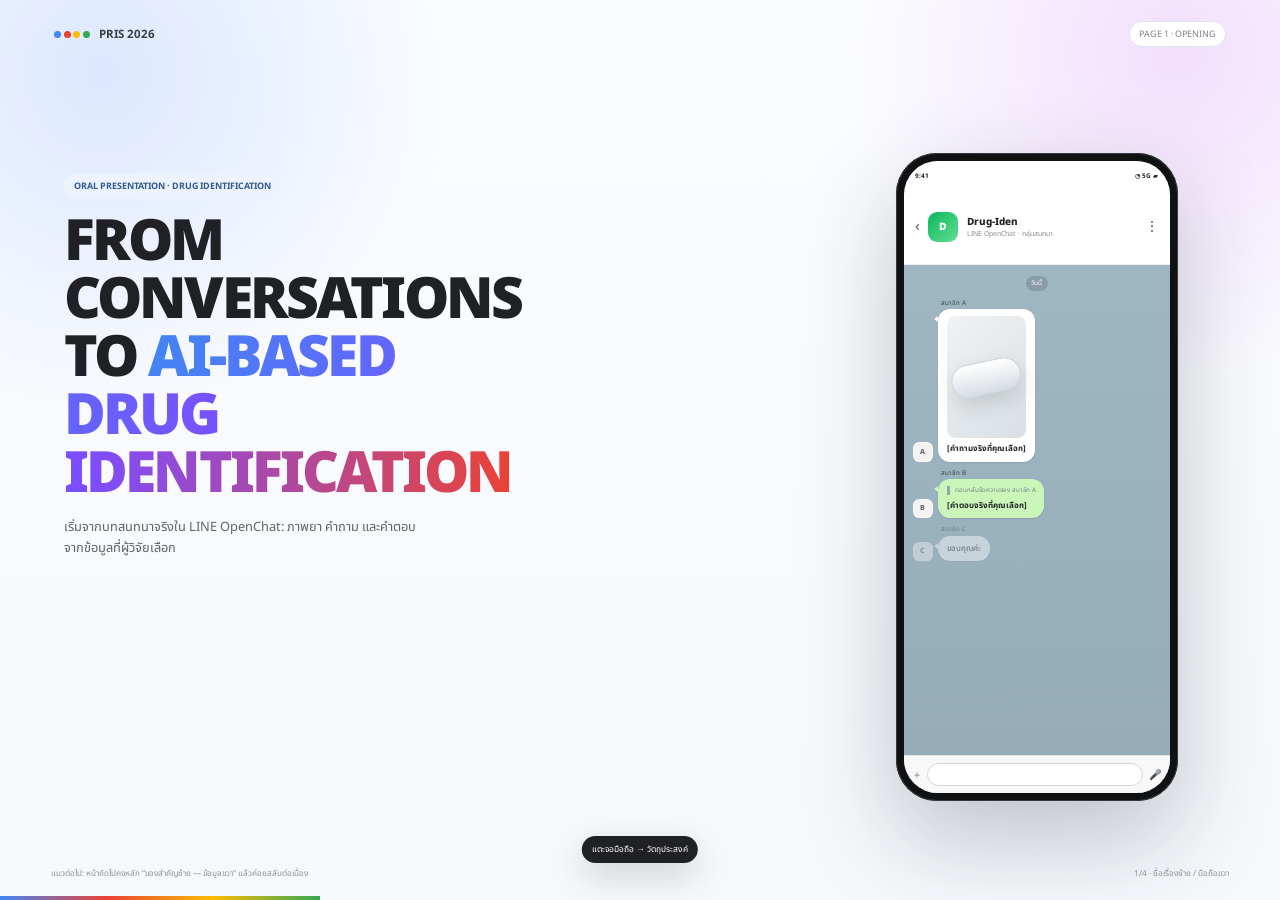
<file: pris2026/index.html>
<!doctype html>
<html lang="th">
<head>
<meta charset="utf-8">
<meta name="viewport" content="width=device-width,initial-scale=1">
<title>PRIS 2026 — From Conversations to AI-Based Drug Identification</title>
<link rel="preconnect" href="https://fonts.googleapis.com">
<link rel="preconnect" href="https://fonts.gstatic.com" crossorigin>
<link href="https://fonts.googleapis.com/css2?family=Noto+Sans+Thai:wght@400;500;600;700;800;900&display=swap" rel="stylesheet">
<link rel="stylesheet" href="style1.css">
<link rel="stylesheet" href="style2.css">
<link rel="stylesheet" href="style3.css">
<link rel="stylesheet" href="style4.css">
<link rel="stylesheet" href="style5.css">
</head>
<body class="s0">
<div id="app">
  <div class="top">
    <div class="brand"><div class="dots"><span class="dot d1"></span><span class="dot d2"></span><span class="dot d3"></span><span class="dot d4"></span></div>PRIS 2026</div>
    <div class="badge" id="stage">PAGE 1 · OPENING</div>
  </div>

  <div class="viewport">
    <div class="contentZone">
      <section class="page1">
        <div class="titlePanel">
          <div class="eyebrow">ORAL PRESENTATION · DRUG IDENTIFICATION</div>
          <h1>FROM CONVERSATIONS TO <span class="grad">AI-BASED DRUG IDENTIFICATION</span></h1>
          <p class="meta">เริ่มจากบทสนทนาจริงใน LINE OpenChat: ภาพยา คำถาม และคำตอบ จากข้อมูลที่ผู้วิจัยเลือก</p>
        </div>

        <div class="objective">
          <small>วัตถุประสงค์</small>
          <strong>พัฒนาระบบที่เรียนรู้จากบทสนทนาจริง</strong>
          <p>ใช้ข้อมูลจริงจาก OpenChat เพื่อพัฒนาวิธีจับความสัมพันธ์ระหว่าง <b>ภาพยา · คำถาม · คำตอบ · ชื่อยา</b> และต่อยอดสู่การระบุยา</p>
        </div>

        <div class="disc">
          <h3>Disclaimer</h3>
          <ul>
            <li>ข้อมูลที่เก็บมาเป็นข้อมูลที่เข้าถึงได้สาธารณะ และนำมาศึกษาเพื่อพัฒนาเป็นงานวิจัยส่วนตัวจากความสนใจและความตั้งใจส่วนบุคคล</li>
            <li>ยังไม่มีการเผยแพร่ข้อมูลให้บุคคลอื่นเข้าถึง และยังไม่ได้เปิดให้ผู้อื่นนำไปใช้ต่อ</li>
            <li>ไม่เก็บข้อมูลของผู้ป่วย</li>
          </ul>
        </div>
      </section>

      <section class="page2 realMethod">
        <div class="methodHead">
          <div class="eyebrow">PAGE 2 · METHODOLOGY</div>
          <h2>จากบทสนทนา<br><span class="grad">สู่ Drug Identification Dataset</span></h2>
          <p>วิธีไม่ได้เกิดขึ้นครั้งเดียว แต่พัฒนาจากปัญหาที่พบในข้อมูลจริงทีละรอบ</p>
        </div>

        <div class="captureStrip">
          <div class="captureItem lineListener">
            <span class="capIcon">L</span>
            <div><b>LINE Listener</b><small>ข้อความ · reply · รูป · เวลา · ผู้ส่ง</small></div>
          </div>
          <div class="capArrow">→</div>
          <div class="captureItem rawData">
            <span class="capIcon">DB</span>
            <div><b>Conversation Dataset</b><small>เก็บ live + backfill แล้วนำมาประกอบความสัมพันธ์</small></div>
          </div>
        </div>

        <div class="iterationPanel">
          <div class="iterTop">
            <div>
              <div class="iterLabel">ITERATIVE DEVELOPMENT · สิ่งที่พัฒนาจริง</div>
              <div class="iterSub">แต่ละรอบเริ่มจาก failure ที่พบในข้อมูล แล้วปรับกฎ/เครื่องมือก่อนรันตรวจใหม่</div>
            </div>
            <div class="aiDevBadge">AI-assisted development</div>
          </div>

          <div class="iterations">
            <article class="iterCard c1"><div class="iterNo">01</div><div class="iterBody"><b>Case Assembly</b><p>เชื่อมข้อความให้เป็นเคสเดียวกันด้วย <strong>reply · mention · time-window</strong></p><span class="problem">โจทย์: ข้อความไหนคือคำถามและคำตอบของเคสเดียวกัน?</span></div></article>
            <article class="iterCard c2"><div class="iterNo">02</div><div class="iterBody"><b>Image-role Refinement</b><p>แยก <strong>รูปคำถาม / รูปคำตอบ / รูปที่มีชื่อยาอยู่แล้ว</strong></p><span class="problem">พบจริง: package / pill photo บางรูปของคนตอบถูกเปิดเป็นคำถามใหม่</span></div></article>
            <article class="iterCard c3"><div class="iterNo">03</div><div class="iterBody"><b>Drug-name Extraction</b><p>เพิ่มตัวย่อที่เภสัชกรใช้จริง เช่น <strong>pred · para · cpm · ibu · พารา</strong></p><span class="problem">AI เสนอคำย่อ → เภสัชกรยืนยัน → ป้อนกลับเข้า dictionary</span></div></article>
            <article class="iterCard c4"><div class="iterNo">04</div><div class="iterBody"><b>OCR → Drug Entity</b><p>นำข้อความจาก <strong>ซอง / ฉลาก / ภาพคำตอบ</strong> กลับเข้าสู่ extractor</p><span class="problem">OCR ไม่ควรจบแค่ “อ่านข้อความได้” แต่ต้องเชื่อมเข้า entity pipeline</span></div></article>
            <article class="iterCard c5"><div class="iterNo">05</div><div class="iterBody"><b>Image Scoping</b><p>ผูก <strong>ชื่อยา / entity → image_id</strong> ให้รู้ว่าคำตอบนั้นเป็นของภาพใด</p><span class="problem">จาก “รู้ชื่อยาในเคส” → “รู้ชื่อยาของภาพนี้”</span></div></article>
            <div class="datasetResult"><div class="resultIcon">✓</div><div><b>Drug Identification Dataset</b><span>ภาพยา ↔ คำถาม ↔ คำตอบ ↔ ชื่อยา</span></div></div>
          </div>

          <div class="devLoopBar">
            <div class="devStep"><b>ข้อมูลจริง</b><span>พบ failure</span></div><div class="miniArrow">→</div>
            <div class="devStep aiStep"><b>สั่ง AI</b><span>วิเคราะห์ / เสนอวิธี</span></div><div class="miniArrow">→</div>
            <div class="devStep"><b>Implement</b><span>กฎ / code / tool</span></div><div class="miniArrow">→</div>
            <div class="devStep"><b>Run & Audit</b><span>ทดสอบกับข้อมูลจริง</span></div><div class="miniArrow loopBack">↺</div>
          </div>
          <div class="methodNote"><b>AI อยู่ในวงจรพัฒนาวิธี</b> — ไม่ได้เป็นผู้ตัดสินคำตอบของทุกข้อความแบบอัตโนมัติ</div>
        </div>
      </section>

      <section class="page3 evalMethod">
        <div class="p3Head">
          <div class="eyebrow">PAGE 3 · METHODOLOGY ต่อ</div>
          <h2>หลังสร้าง Dataset แล้ว<br><span class="grad">ใช้อย่างไร และประเมินอย่างไร?</span></h2>
          <p>ใช้ฐานข้อมูลเดียวกันต่อยอด 2 ทาง: <b>Image Retrieval</b> และ <b>Facet Entity Search</b> พร้อมการประเมินทั้ง baseline ภายในและ benchmark ภายนอก</p>
        </div>

        <div class="foundationRow">
          <div class="foundationCard"><div class="foundationIcon">✓</div><div><b>Reference Validation</b><span>ตรวจชื่อยา / ตัวย่อ / แหล่งอ้างอิง ก่อนใช้เป็น Ground Truth</span></div></div>
          <div class="foundationArrow">→</div>
          <div class="foundationCard freeze"><div class="foundationIcon">F</div><div><b>Freeze Evaluation Set</b><span>ล็อกเคสและจัดกลุ่มภาพซ้ำ เพื่อกันข้อมูลรั่วและการปรับวิธีตามผล</span></div></div>
        </div>

        <div class="branchGrid">
          <article class="branchCard retrievalBranch">
            <div class="branchHead"><div><small>PATH A</small><h3>Image Retrieval & Benchmark</h3></div><div class="branchPill">candidate search</div></div>
            <div class="methodSteps">
              <div class="mStep"><span class="mNo">A1</span><div><b>DINOv2 Image Embedding</b><p>แปลงภาพเป็น representation แล้วค้นหาภาพอ้างอิงที่ใกล้เคียง</p></div></div>
              <div class="mStep"><span class="mNo">A2</span><div><b>Internal Baseline: Colour Similarity</b><p>เทียบกับวิธีง่ายกว่า บนภาพชุดเดียวกัน เพื่อดูว่า embedding เพิ่มประโยชน์จริงหรือไม่</p></div></div>
              <div class="mStep extBench"><span class="mNo">A3</span><div><b>External Benchmark</b><p>นำตัวอย่างไปเทียบกับระบบระบุยาภายนอก/ระบบอ้างอิง (เช่น Drugiden2) ภายใต้เกณฑ์ Top-k ที่เปรียบเทียบได้</p></div></div>
              <div class="mStep"><span class="mNo">A4</span><div><b>Top-k + Paired Statistics</b><p>วัดอันดับที่พบ Ground Truth และใช้ McNemar / confidence interval สำหรับการเปรียบเทียบแบบคู่</p></div></div>
            </div>
            <div class="branchNote"><b>ความหมายของผล:</b> วัดความสามารถในการ “ลดพื้นที่ค้นหา” ไม่ใช่ความแม่นยำทางคลินิกของคำตอบสุดท้าย</div>
          </article>

          <article class="branchCard facetBranch">
            <div class="branchHead"><div><small>PATH B</small><h3>Facet Entity Search</h3></div><div class="branchPill facet">structured search</div></div>
            <div class="entityCore"><div class="entityHub">Drug<br>Entity</div><div class="facet f1">ชื่อยา</div><div class="facet f2">สี</div><div class="facet f3">ความแรง</div><div class="facet f4">รูปร่าง</div><div class="facet f5">imprint</div></div>
            <div class="facetFlow"><div class="facetBox"><b>Extract</b><span>จากคำตอบ + OCR</span></div><div class="miniArrow">→</div><div class="facetBox"><b>Validate</b><span>dictionary / reference</span></div><div class="miniArrow">→</div><div class="facetBox"><b>Search / Filter</b><span>prototype facet browser</span></div></div>
            <div class="branchNote facetNote"><b>ปลายทางอีกแบบของ Dataset:</b> ค้นด้วยคุณลักษณะที่มีโครงสร้าง ไม่ต้องพึ่ง image similarity อย่างเดียว</div>
          </article>
        </div>

        <div class="p3Guardrails"><div><b>Benchmark ภายนอก:</b> ใช้เป็น comparator แยกจาก baseline ภายใน และต้องกำกับข้อแตกต่างของ workflow หากระบบภายนอกไม่ได้ทำงานแบบ image-only เหมือนกัน</div><div><b>Facet Search:</b> เป็น prototype สำหรับการสืบค้น/คัดกรองจาก entity ไม่ควรนำตัวเลข retrieval มาอ้างแทนประสิทธิภาพของ facet search</div></div>
      </section>
    </div>

    <div class="phoneZone"><div class="phone" id="phone"><div class="screen">
      <div class="status"><span>9:41</span><span>◔ 5G ▰</span></div>
      <div class="lineHead"><div class="back">‹</div><div class="avatar">D</div><div><div class="room">Drug-Iden</div><div class="sub">LINE OpenChat · กลุ่มสนทนา</div></div><div class="more">⋮</div></div>
      <div class="chat"><div class="day">วันนี้</div>
        <div class="row"><div class="mav">A</div><div class="wrap"><div class="sender">สมาชิก A</div><div class="bubble"><div class="photo"><div class="pill"></div></div><b>[คำถามจริงที่คุณเลือก]</b></div></div></div>
        <div class="row"><div class="mav">B</div><div class="wrap"><div class="sender">สมาชิก B</div><div class="bubble green"><div class="replybar">ตอบกลับข้อความของ สมาชิก A</div><b>[คำตอบจริงที่คุณเลือก]</b></div></div></div>
        <div class="row" style="opacity:.45"><div class="mav">C</div><div class="wrap"><div class="sender">สมาชิก C</div><div class="bubble">ขอบคุณค่ะ</div></div></div>
        <div class="inputbar"><div class="plus">＋</div><div class="input"></div><div class="mic">🎤</div></div>
      </div>
    </div></div></div>
  </div>

  <div class="hint" id="hint">แตะจอมือถือ → วัตถุประสงค์</div>
  <div class="step" id="step">1/3 · ชื่อเรื่องซ้าย / มือถือขวา</div>
  <div class="noteRule">แนวต่อไป: หน้าถัดไปคงหลัก “ของสำคัญซ้าย — ข้อมูลขวา” แล้วค่อยสลับต่อเนื่อง</div>
  <div class="prog"></div>
</div>
<script src="app.js"></script>
</body>
</html>
</file>
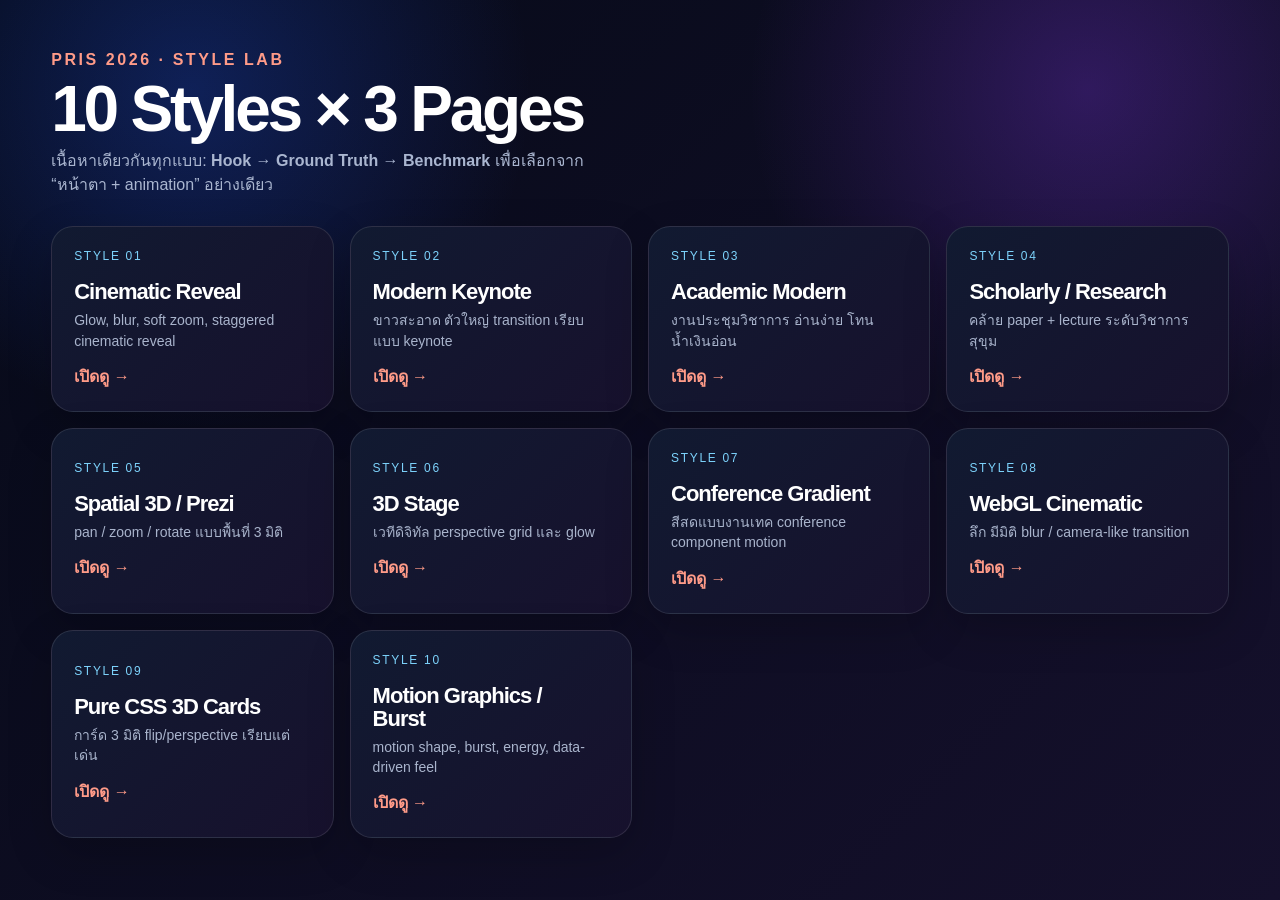
<file: pris2026/style-lab/index.html>
<!doctype html>
<html lang="th">
<head>
<meta charset="utf-8">
<meta name="viewport" content="width=device-width,initial-scale=1">
<title>PRIS 2026 Style Lab — 10 Styles × 3 Pages</title>
<style>
*{box-sizing:border-box}html,body{margin:0;width:100%;height:100%;overflow:hidden;font-family:Tahoma,"Segoe UI",Arial,sans-serif}
body{background:#070b18;color:#fff}button{font:inherit}
#menu{position:absolute;inset:0;overflow:auto;padding:4vw;background:radial-gradient(circle at 15% 10%,#235cff44,transparent 25%),radial-gradient(circle at 85% 10%,#8d3bff44,transparent 25%),linear-gradient(135deg,#060a18,#15102c);z-index:30}
#menu h1{font-size:clamp(42px,5vw,76px);margin:.12em 0;letter-spacing:-.05em}#menu>p{color:#aab6d0;font-size:clamp(15px,1.25vw,20px);max-width:60ch;line-height:1.55}
.grid{display:grid;grid-template-columns:repeat(auto-fit,minmax(250px,1fr));gap:16px;margin-top:28px}.choice{border:1px solid #ffffff1c;background:linear-gradient(135deg,#111a31,#17112d);border-radius:22px;padding:22px;color:#fff;text-align:left;min-height:170px;cursor:pointer;transition:.25s;box-shadow:0 16px 45px #0003}.choice:hover{transform:translateY(-5px);border-color:#7dd3fc77}.choice .n{font-size:12px;letter-spacing:.14em;color:#7dd3fc}.choice h2{font-size:22px;margin:17px 0 7px}.choice p{font-size:14px;color:#a9b4cc;line-height:1.45}.choice span{display:block;margin-top:13px;color:#ff9b88;font-weight:700}
#deck{position:absolute;inset:0;display:none;overflow:hidden}#deck.show{display:block}#back{position:fixed;left:2vw;top:2vh;z-index:50;border:1px solid #ffffff22;border-radius:999px;background:#0005;color:#fff;padding:.55em .9em;cursor:pointer;backdrop-filter:blur(12px)}#styleName{position:fixed;right:2vw;top:2.2vh;z-index:50;font-size:.78vw;letter-spacing:.08em;opacity:.72}.counter{position:fixed;right:2vw;bottom:2vh;z-index:50;font-size:.8vw;opacity:.7}.help{position:fixed;left:2vw;bottom:2vh;z-index:50;font-size:.72vw;opacity:.6}
.slide{position:absolute;inset:0;padding:9vh 7vw;display:grid;align-content:center;opacity:0;pointer-events:none}.slide.active{opacity:1;pointer-events:auto}.eyebrow{font-size:.82vw;letter-spacing:.14em;text-transform:uppercase;margin-bottom:1.8vh}h1,h2,p{margin:0}h1{font-size:6.5vw;line-height:1;letter-spacing:-.05em}h2{font-size:4vw;line-height:1.05;letter-spacing:-.045em;max-width:18ch}.slide p{font-size:1.4vw;line-height:1.6;max-width:54ch;margin-top:2vh}.pill{position:absolute;right:11vw;top:38vh;width:17vw;height:8vw;border-radius:999px;background:linear-gradient(#fff,#d5ddea);box-shadow:0 28px 70px #0005;transform:rotate(-13deg)}.gt{display:grid;grid-template-columns:auto 1fr auto 1fr;gap:1vw;align-items:end;margin-top:4vh}.gt b{font-size:5vw}.gt em{font-style:normal;font-size:1vw}.claim{font-size:2vw!important;font-weight:800!important;max-width:36ch!important}.bars{width:63vw;margin-top:4vh;display:grid;gap:2vh}.bars>div{display:grid;grid-template-columns:9vw 1fr 6vw;gap:1vw;align-items:center}.bars label{font-size:1vw}.bars i{height:4vh;display:block;overflow:hidden}.bars i:after{content:"";display:block;height:100%;width:0}.active .a:after{animation:growA 1s forwards}.active .b:after{animation:growB 1s .2s forwards}@keyframes growA{to{width:69%}}@keyframes growB{to{width:44%}}.bars strong{font-size:2vw}
.t1{background:radial-gradient(circle at 15% 20%,#174cff55,transparent 28%),radial-gradient(circle at 82% 18%,#8a37ff55,transparent 27%),linear-gradient(135deg,#060a18,#17123a);color:#fff}.t1 .slide{transform:translateY(30px) scale(.96);filter:blur(12px);transition:.8s cubic-bezier(.2,.8,.2,1)}.t1 .slide.active{transform:none;filter:none}.t1 .eyebrow{color:#8ed8ff}.t1 h1 span,.t1 h2 span{background:linear-gradient(90deg,#fff,#7dd3fc,#d69bff,#ff9f89);-webkit-background-clip:text;color:transparent}.t1 p,.t1 .gt em{color:#bec8e6}.t1 .gt .hot{color:#ff806c}.t1 .bars i{background:#19233d;border-radius:999px}.t1 .bars i:after{border-radius:999px;background:linear-gradient(90deg,#2973ff,#7dd3fc)}.t1 .bars .b:after{background:linear-gradient(90deg,#773cff,#ff7bb0)}
.t2{background:linear-gradient(135deg,#fff,#f3f1ed);color:#171717}.t2 .slide{transform:translateX(9vw);transition:.65s cubic-bezier(.2,.75,.2,1)}.t2 .slide.active{transform:none}.t2 .eyebrow{color:#666}.t2 h1 span,.t2 h2 span{color:#5b5cf0}.t2 p,.t2 .gt em{color:#5f5f5f}.t2 .gt .hot{color:#5b5cf0}.t2 .bars i{background:#e7e7e9;border-radius:999px}.t2 .bars i:after{background:#5b5cf0;border-radius:999px}.t2 .bars .b:after{background:#ff7a59}.t2 #back{color:#222;border-color:#0002;background:#fff8}.t2 #styleName,.t2 .counter,.t2 .help{color:#555}
.t3{background:#f7fbff;color:#0e2a47}.t3:before{content:"";position:absolute;inset:0;background:linear-gradient(90deg,#0f4c81 0 1.1vw,transparent 1.1vw),linear-gradient(#e6f2fb 1px,transparent 1px);background-size:auto,100% 8vh;opacity:.28}.t3 .slide{transform:translateY(25px);transition:.55s ease}.t3 .slide.active{transform:none}.t3 .eyebrow{color:#46799f}.t3 h1 span,.t3 h2 span{color:#0d6bb8}.t3 p,.t3 .gt em{color:#49657b}.t3 .gt .hot{color:#c4473d}.t3 .bars i{background:#dcebf6}.t3 .bars i:after{background:#0d6bb8}.t3 .bars .b:after{background:#7aa7c7}.t3 #back{color:#123;background:#fff8;border-color:#1232}.t3 #styleName,.t3 .counter,.t3 .help{color:#526b80}
.t4{background:#f4efe7;color:#2a2119}.t4:before{content:"";position:absolute;inset:0;background:repeating-linear-gradient(0deg,#00000005 0 1px,transparent 1px 4px)}.t4 .slide{transform:scale(.985);transition:.5s ease}.t4 .slide.active{transform:none}.t4 .eyebrow{color:#796b5a;border-bottom:1px solid #ad9d89;padding-bottom:1vh}.t4 h1 span,.t4 h2 span{font-style:italic;color:#7f2e2e}.t4 p,.t4 .gt em{color:#65584c}.t4 .gt .hot{color:#7f2e2e}.t4 .claim{border-left:4px solid #7f2e2e;padding-left:1vw}.t4 .bars i{background:#ded4c6}.t4 .bars i:after{background:#443a32}.t4 .bars .b:after{background:#9e8a74}.t4 #back{color:#321;background:#fff8;border-color:#3212}.t4 #styleName,.t4 .counter,.t4 .help{color:#776a5c}
.t5{background:radial-gradient(circle at center,#17365c,#071222 65%);color:#fff;perspective:1200px}.t5 .slide{left:50%;top:50%;width:80vw;height:72vh;margin-left:-40vw;margin-top:-36vh;padding:6vh 5vw;border:1px solid #ffffff20;border-radius:2vw;background:#0d1c32dd;box-shadow:0 50px 120px #0008;transform:translate3d(70vw,20vh,-900px) rotateY(30deg);transition:1s cubic-bezier(.2,.75,.2,1)}.t5 .slide.active{transform:none}.t5 .s2{transform:translate3d(-70vw,-10vh,-700px) rotateY(-26deg)}.t5 .s3{transform:translate3d(0,60vh,-800px) rotateX(20deg)}.t5 .eyebrow{color:#71d0ff}.t5 h1 span,.t5 h2 span{color:#6fd8ff}.t5 p,.t5 .gt em{color:#b7cce3}.t5 .gt .hot{color:#ff7b67}.t5 .bars i{background:#152b47;border-radius:999px}.t5 .bars i:after{background:#49c6ff}.t5 .bars .b:after{background:#9b65ff}
.t6{background:linear-gradient(#041329,#02040a 60%);color:#fff;perspective:1400px}.t6:before{content:"";position:absolute;inset:45% -20% -40%;background:linear-gradient(90deg,#00aaff22 1px,transparent 1px),linear-gradient(#00aaff22 1px,transparent 1px);background-size:70px 70px;transform:rotateX(60deg)}.t6 .slide{transform:translateZ(-1000px) rotateX(25deg) scale(.7);transition:.85s cubic-bezier(.2,.8,.2,1)}.t6 .slide.active{transform:none}.t6 .eyebrow{color:#00d4ff}.t6 h1 span,.t6 h2 span{color:#ff5a84}.t6 p,.t6 .gt em{color:#aec5da}.t6 .gt .hot{color:#ff5a84}.t6 .bars i{background:#092338;border:1px solid #00c4ff44}.t6 .bars i:after{background:linear-gradient(90deg,#00a8ff,#00eaff)}.t6 .bars .b:after{background:linear-gradient(90deg,#774dff,#ff5a84)}
.t7{background:radial-gradient(circle at 15% 20%,#ff3f8140,transparent 28%),radial-gradient(circle at 80% 25%,#684eff44,transparent 28%),radial-gradient(circle at 55% 85%,#00d0ff33,transparent 30%),#101018;color:#fff}.t7 .slide{transform:scale(1.08);transition:.55s cubic-bezier(.16,1,.3,1)}.t7 .slide.active{transform:none}.t7 .eyebrow{display:inline-flex;width:max-content;padding:.45vw .7vw;border-radius:999px;background:#ffffff10;border:1px solid #ffffff22;color:#bfc9ee}.t7 h1 span,.t7 h2 span{background:linear-gradient(90deg,#ff4f8d,#a96cff,#53d7ff);-webkit-background-clip:text;color:transparent}.t7 p,.t7 .gt em{color:#c1c4d7}.t7 .gt .hot{color:#ff4f8d}.t7 .bars i{background:#ffffff0c;border-radius:1vw}.t7 .bars i:after{background:linear-gradient(90deg,#5a55ff,#53d7ff);border-radius:1vw}.t7 .bars .b:after{background:linear-gradient(90deg,#ff4f8d,#ff9c5d)}
.t8{background:radial-gradient(circle at 50% 45%,#0b2c54,transparent 34%),radial-gradient(circle at 20% 10%,#007dff44,transparent 20%),radial-gradient(circle at 85% 20%,#b62cff38,transparent 20%),#02060f;color:#fff;perspective:1600px}.t8 .slide{transform:translateZ(-700px) rotateY(14deg);filter:blur(14px);transition:1s cubic-bezier(.2,.7,.2,1)}.t8 .slide.active{transform:none;filter:none}.t8 .eyebrow{color:#58d6ff;text-shadow:0 0 16px #30c9ff}.t8 h1 span,.t8 h2 span{color:#9cdcff}.t8 p,.t8 .gt em{color:#b6c9db}.t8 .pill{box-shadow:0 0 120px #3acfff55,0 30px 80px #000;animation:floatpill 4s ease-in-out infinite}@keyframes floatpill{50%{transform:rotate(-8deg) translateY(-14px)}}.t8 .gt .hot{color:#ff6f8e}.t8 .bars i{background:#051525;border:1px solid #43cfff55;border-radius:999px}.t8 .bars i:after{background:linear-gradient(90deg,#008cff,#66e6ff)}.t8 .bars .b:after{background:linear-gradient(90deg,#7a46ff,#ff5688)}
.t9{background:linear-gradient(135deg,#eef2f7,#d9e1ec);color:#151923;perspective:1200px}.t9 .slide{left:50%;top:50%;width:76vw;height:68vh;margin-left:-38vw;margin-top:-34vh;padding:5vh 5vw;background:white;border-radius:2vw;box-shadow:0 30px 80px #26354b33;transform:rotateY(65deg) translateX(50vw) scale(.8);transform-origin:left center;transition:.8s cubic-bezier(.2,.8,.2,1)}.t9 .slide.active{transform:none}.t9 .eyebrow{color:#7b8797}.t9 h1 span,.t9 h2 span{color:#5a63e8}.t9 p,.t9 .gt em{color:#687487}.t9 .gt .hot{color:#e75757}.t9 .bars i{background:#e5e9f0;border-radius:.7vw}.t9 .bars i:after{background:#5963e7}.t9 .bars .b:after{background:#e67d55}.t9 #back{color:#223;background:#fff8;border-color:#2232}.t9 #styleName,.t9 .counter,.t9 .help{color:#647080}
.t10{background:radial-gradient(circle at center,#1b1b28,#090a0e 70%);color:#fff}.t10 .slide{transform:scale(.92);transition:.5s cubic-bezier(.2,.9,.2,1)}.t10 .slide.active{transform:none}.t10 .slide.active:before,.t10 .slide.active:after{content:"";position:absolute;left:72%;top:48%;width:2px;height:2px;box-shadow:0 -120px 0 2px #ff725e,104px -60px 0 2px #ffd166,104px 60px 0 2px #62d7ff,0 120px 0 2px #a56eff,-104px 60px 0 2px #ff6ab1,-104px -60px 0 2px #71ffa5;animation:burst .8s ease-out forwards}.t10 .slide.active:after{transform:rotate(30deg);animation-delay:.12s}@keyframes burst{from{opacity:0;scale:.1}to{opacity:1;scale:2.2}}.t10 .eyebrow{color:#ffbc67}.t10 h1 span,.t10 h2 span{background:linear-gradient(90deg,#ff725e,#ffcc66,#5bdcff,#9b6cff);-webkit-background-clip:text;color:transparent}.t10 p,.t10 .gt em{color:#bfc4d2}.t10 .gt .hot{color:#ff725e}.t10 .pill{animation:pulse 1.8s ease-in-out infinite}@keyframes pulse{50%{box-shadow:0 0 0 30px #5bdcff00,0 28px 70px #0005}}.t10 .bars i{background:#1b1e28;border-radius:999px}.t10 .bars i:after{background:linear-gradient(90deg,#5bdcff,#5a6cff)}.t10 .bars .b:after{background:linear-gradient(90deg,#ff725e,#ffcc66)}
@media(max-width:900px){.eyebrow{font-size:2vw}h1{font-size:11vw}h2{font-size:7vw}.slide p{font-size:2.8vw}.gt b{font-size:8vw}.gt em{font-size:2vw}.claim{font-size:3.6vw!important}.bars{width:80vw}.bars label{font-size:2vw}.bars strong{font-size:3vw}.help,.counter,#styleName{font-size:1.7vw}}
</style>
</head>
<body>
<div id="menu">
<div style="color:#ff9b88;font-weight:700;letter-spacing:.16em">PRIS 2026 · STYLE LAB</div><h1>10 Styles × 3 Pages</h1><p>เนื้อหาเดียวกันทุกแบบ: <b>Hook → Ground Truth → Benchmark</b> เพื่อเลือกจาก “หน้าตา + animation” อย่างเดียว</p>
<div class="grid">
<button class="choice" data-theme="1"><div class="n">STYLE 01</div><h2>Cinematic Reveal</h2><p>Glow, blur, soft zoom, staggered cinematic reveal</p><span>เปิดดู →</span></button>
<button class="choice" data-theme="2"><div class="n">STYLE 02</div><h2>Modern Keynote</h2><p>ขาวสะอาด ตัวใหญ่ transition เรียบแบบ keynote</p><span>เปิดดู →</span></button>
<button class="choice" data-theme="3"><div class="n">STYLE 03</div><h2>Academic Modern</h2><p>งานประชุมวิชาการ อ่านง่าย โทนน้ำเงินอ่อน</p><span>เปิดดู →</span></button>
<button class="choice" data-theme="4"><div class="n">STYLE 04</div><h2>Scholarly / Research</h2><p>คล้าย paper + lecture ระดับวิชาการ สุขุม</p><span>เปิดดู →</span></button>
<button class="choice" data-theme="5"><div class="n">STYLE 05</div><h2>Spatial 3D / Prezi</h2><p>pan / zoom / rotate แบบพื้นที่ 3 มิติ</p><span>เปิดดู →</span></button>
<button class="choice" data-theme="6"><div class="n">STYLE 06</div><h2>3D Stage</h2><p>เวทีดิจิทัล perspective grid และ glow</p><span>เปิดดู →</span></button>
<button class="choice" data-theme="7"><div class="n">STYLE 07</div><h2>Conference Gradient</h2><p>สีสดแบบงานเทค conference component motion</p><span>เปิดดู →</span></button>
<button class="choice" data-theme="8"><div class="n">STYLE 08</div><h2>WebGL Cinematic</h2><p>ลึก มีมิติ blur / camera-like transition</p><span>เปิดดู →</span></button>
<button class="choice" data-theme="9"><div class="n">STYLE 09</div><h2>Pure CSS 3D Cards</h2><p>การ์ด 3 มิติ flip/perspective เรียบแต่เด่น</p><span>เปิดดู →</span></button>
<button class="choice" data-theme="10"><div class="n">STYLE 10</div><h2>Motion Graphics / Burst</h2><p>motion shape, burst, energy, data-driven feel</p><span>เปิดดู →</span></button>
</div></div>
<div id="deck"><button id="back">← 10 Styles</button><div id="styleName"></div>
<section class="slide s1"><div class="eyebrow">PRIS 2026 · Drug Identification</div><h1>ยานี้คือ<br><span>ยาอะไร?</span></h1><p>ถ้าบทสนทนาใน OpenChat กลายเป็น Dataset สำหรับช่วยค้นหายาได้?</p><div class="pill"></div></section>
<section class="slide s2"><div class="eyebrow">สิ่งที่ไม่คาดคิด</div><h2>ปัญหาไม่ได้อยู่ที่ AI อย่างเดียว<br><span>แต่อยู่ที่ “เฉลยจริง”</span></h2><div class="gt"><b>14.8%</b><em>มีชื่อยาเดียว</em><b class="hot">85.2%</b><em>มีหลายชื่อในเฉลยระดับเคส</em></div><p class="claim">ก่อนทำให้ AI ฉลาดขึ้น เราต้องทำให้ “เฉลยจริง” เชื่อถือได้ก่อน</p></section>
<section class="slide s3"><div class="eyebrow">Benchmark</div><h2>AI เปรียบเทียบภาพ<br><span>ดีกว่าดูสีอย่างเดียว</span></h2><div class="bars"><div><label>DINOv2</label><i class="a"></i><strong>34.4%</strong></div><div><label>สีอย่างเดียว</label><i class="b"></i><strong>22.2%</strong></div></div><p class="claim">AI ช่วยคัดตัวเลือก → เภสัชกรตรวจหลักฐานและยืนยัน</p></section>
<div class="help">← → / Space · F = fullscreen</div><div class="counter">1 / 3</div></div>
<script>
const names=['','Cinematic Reveal','Modern Keynote','Academic Modern','Scholarly / Research','Spatial 3D / Prezi','3D Stage','Conference Gradient','WebGL Cinematic','Pure CSS 3D Cards','Motion Graphics / Burst'];const menu=document.getElementById('menu'),deck=document.getElementById('deck'),slides=[...document.querySelectorAll('.slide')];let theme=1,i=0;function show(n){i=(n+3)%3;slides.forEach((s,k)=>s.classList.toggle('active',k===i));document.querySelector('.counter').textContent=(i+1)+' / 3'}function openTheme(t){theme=t;deck.className='show t'+t;document.getElementById('styleName').textContent=('0'+t).slice(-2)+' · '+names[t];menu.style.display='none';show(0)}document.querySelectorAll('.choice').forEach(b=>b.onclick=()=>openTheme(+b.dataset.theme));document.getElementById('back').onclick=()=>{deck.className='';menu.style.display='block'};document.addEventListener('keydown',e=>{if(menu.style.display!=='none')return;if(['ArrowRight',' ','PageDown'].includes(e.key)){e.preventDefault();show(i+1)}if(['ArrowLeft','PageUp'].includes(e.key)){e.preventDefault();show(i-1)}if(e.key==='Escape'){deck.className='';menu.style.display='block'}if(e.key.toLowerCase()==='f'){if(!document.fullscreenElement)document.documentElement.requestFullscreen?.();else document.exitFullscreen?.()}});deck.addEventListener('click',e=>{if(e.target.closest('#back'))return;if(e.clientX>innerWidth*.5)show(i+1);else show(i-1)});show(0);
</script></body></html>
</file>
<file: pris2026/style1.css>
:root{
  --b:#4285f4; --r:#ea4335; --y:#fbbc04; --g:#34a853; --p:#7c4dff;
  --ink:#202124; --mut:#5f6368; --line:#dfe3eb;
}
*{box-sizing:border-box}
html,body{margin:0;width:100%;height:100%;overflow:hidden}
body{
  font-family:"Noto Sans Thai",Tahoma,sans-serif;color:var(--ink);
  background:
    radial-gradient(circle at 8% 8%,#dce8ff,transparent 24%),
    radial-gradient(circle at 92% 6%,#f2dffd,transparent 22%),
    linear-gradient(#fbfcff,#f6f8fc);
}
#app{position:relative;width:100vw;height:100vh;overflow:hidden}
.top{position:fixed;z-index:50;left:4.2vw;right:4.2vw;top:2.3vh;display:flex;justify-content:space-between;align-items:center}
.brand{display:flex;gap:.65vw;align-items:center;font-size:.9vw;font-weight:700;color:#3c4043}
.dots{display:flex;gap:.22vw}.dot{width:.55vw;height:.55vw;border-radius:50%}.d1{background:var(--b)}.d2{background:var(--r)}.d3{background:var(--y)}.d4{background:var(--g)}
.badge{font-size:.7vw;padding:.42vw .72vw;background:#fff;border:1px solid var(--line);border-radius:999px;color:#7a8088}
.viewport{position:absolute;inset:0;padding-top:8vh}.contentZone,.phoneZone{position:absolute;top:12vh;bottom:6vh;transition:.82s cubic-bezier(.2,.8,.2,1)}
.contentZone{left:5vw;width:48vw}.phoneZone{right:6vw;width:26vw;display:grid;place-items:center}body.s2 .phoneZone{left:4vw;right:auto;width:24vw}body.s2 .contentZone{left:auto;right:4.5vw;width:57vw}
.phone{width:22vw;height:72vh;background:#101113;border-radius:3.2vw;padding:.62vw;box-shadow:0 38px 95px rgba(35,40,50,.26),inset 0 0 0 1px #36393d;transition:.82s cubic-bezier(.2,.8,.2,1);cursor:pointer}body.s2 .phone{transform:scale(.9)}
.screen{width:100%;height:100%;border-radius:2.65vw;overflow:hidden;background:#99afbb}.status{height:3.1vh;background:#fff;display:flex;justify-content:space-between;align-items:center;padding:.2vh .9vw 0;font-size:.5vw;font-weight:700;color:#222}.lineHead{height:8.5vh;background:#fff;border-bottom:1px solid #ebeff2;display:flex;align-items:center;padding:.7vw .85vw;gap:.65vw}.back{font-size:1.2vw;color:#555}.avatar{width:2.35vw;height:2.35vw;border-radius:.72vw;background:linear-gradient(135deg,#09b85a,#65dd94);display:grid;place-items:center;color:#fff;font-size:.8vw;font-weight:900}.room{font-size:.78vw;font-weight:800}.sub{font-size:.55vw;color:#8a9198}.more{margin-left:auto;font-size:1.1vw;color:#555}
.chat{height:calc(100% - 11.6vh);padding:.8vw .7vw 4.3vh;background:linear-gradient(#9fb6c3,#95abb8);position:relative}.day{width:max-content;margin:0 auto .8vh;padding:.2vw .45vw;border-radius:999px;background:#0002;color:#fff;font-size:.5vw}.row{display:flex;gap:.45vw;align-items:flex-end;margin:.65vh 0}.mav{width:1.55vw;height:1.55vw;border-radius:.5vw;background:#f2f2f2;border:1px solid #ffffff90;display:grid;place-items:center;font-size:.55vw;font-weight:800;color:#666}.wrap{max-width:80%}.sender{font-size:.5vw;color:#36434d;margin:0 0 .16vh .2vw}.bubble{background:#fff;border-radius:.95vw;padding:.55vw .68vw;font-size:.63vw;line-height:1.45;box-shadow:0 1px 2px #00000015;position:relative}.bubble:before{content:"";position:absolute;left:-.32vw;top:.55vw;border-width:.3vw .36vw .3vw 0;border-style:solid;border-color:transparent #fff transparent transparent}.green{background:#caf7b9}.green:before{border-color:transparent #caf7b9 transparent transparent}.replybar{font-size:.49vw;color:#74808a;border-left:3px solid #9aa4ad;padding-left:.35vw;margin-bottom:.34vw}.photo{height:13.5vh;border-radius:.65vw;background:linear-gradient(135deg,#f0f2f4,#d9e0e5);margin-bottom:.42vw;display:grid;place-items:center}.pill{width:5.5vw;height:2.55vw;border-radius:999px;background:linear-gradient(#fff,#d7dde4);border:1px solid #cfd5dc;box-shadow:0 10px 22px #0002;transform:rotate(-12deg)}.inputbar{position:absolute;left:0;right:0;bottom:0;height:4.2vh;background:#f8f8f8;border-top:1px solid #e1e6e9;display:flex;align-items:center;gap:.45vw;padding:.45vw .6vw}.plus,.mic{font-size:.8vw;color:#666}.input{flex:1;height:2.5vh;border-radius:999px;border:1px solid #d1d6db;background:#fff}
.page1,.page2{position:absolute;inset:0;transition:.68s cubic-bezier(.2,.8,.2,1)}.page1{display:flex;flex-direction:column;justify-content:center}.page2{opacity:0;transform:translateX(3vw);pointer-events:none}body.s2 .page1{opacity:0;transform:translateY(-4vh) scale(.96);pointer-events:none}body.s2 .page2{opacity:1;transform:none;pointer-events:auto}
.eyebrow{display:inline-flex;width:max-content;padding:.48vw .75vw;border-radius:999px;background:#edf3fe;color:#315990;font-size:.7vw;font-weight:700;margin-bottom:1.6vh}h1,h2,h3,p{margin:0}h1{font-size:4.45vw;line-height:1.02;letter-spacing:-.05em;font-weight:900;max-width:13ch}h2{font-size:3.25vw;line-height:1.08;letter-spacing:-.045em;font-weight:850;max-width:16ch}.grad{background:linear-gradient(90deg,var(--b),var(--p),var(--r));-webkit-background-clip:text;color:transparent}.meta{font-size:1vw;line-height:1.68;color:var(--mut);max-width:51ch;margin-top:1.45vh}.titlePanel{transition:.74s cubic-bezier(.2,.8,.2,1);transform-origin:left center}body.s1 .titlePanel{transform:scale(.73) translateY(-8vh);opacity:.42}.objective{margin-top:2.3vh;padding:1.1vw 1.28vw;border-radius:1.7vw;background:#fff;border:1px solid var(--line);box-shadow:0 18px 50px rgba(60,64,67,.08);opacity:0;transform:translateY(20px) scale(.98);transition:.65s cubic-bezier(.2,.9,.2,1);pointer-events:none}body.s1 .objective{opacity:1;transform:none;pointer-events:auto}.objective small{display:block;color:#68707a;font-size:.68vw;font-weight:800;letter-spacing:.08em}.objective strong{display:block;font-size:1.28vw;margin-top:.35vh}.objective p{font-size:.84vw;color:var(--mut);line-height:1.55;margin-top:.45vh}.disc{margin-top:1.4vh;padding:.92vw 1.05vw;border-radius:1.4vw;background:#fffaf0;border:1px solid #f1dd9a;opacity:0;transform:translateY(12px);transition:.55s .12s ease}body.s1 .disc{opacity:1;transform:none}.disc h3{font-size:.88vw;color:#8a5b00;margin:0 0 .4vh 0}.disc ul{margin:0;padding-left:1.15vw}.disc li{font-size:.72vw;line-height:1.48;color:#5d5342;margin:.4vh 0}
</file>
<file: pris2026/style2.css>
/* page 2 methodology */
.methodHead .eyebrow{background:#e6f4ea;color:#0d652d}.methodHead p{font-size:.88vw;color:var(--mut);margin-top:.48vh}.flowWrap{display:grid;grid-template-columns:1fr 1.08fr;gap:1.15vw;margin-top:1.4vh}.data,.loopCard{background:#fff;border:1px solid var(--line);border-radius:2vw;box-shadow:0 20px 60px rgba(60,64,67,.08)}.data{padding:1.08vw;display:grid;gap:.56vw}.node{padding:.74vw .8vw;border-radius:1.15vw;background:#f7f9fc;border:1px solid #e4e8ef;display:grid;grid-template-columns:2.1vw 1fr;gap:.62vw;align-items:center;position:relative}.node:not(:last-child):after{content:"↓";position:absolute;left:1.03vw;bottom:-.68vw;color:#99a4af;font-size:.82vw}.ico{width:2.1vw;height:2.1vw;border-radius:.68vw;display:grid;place-items:center;font-size:.82vw;font-weight:900}.i1{background:#e6f4ea;color:#0d652d}.i2{background:#e8f0fe;color:#174ea6}.i3{background:#fef7e0;color:#7a5d00}.i4{background:#f3e8fd;color:#6f2da8}.i5{background:#fce8e6;color:#a50e0e}.i6{background:#e9f4ff;color:#0c5e94}.i7{background:#eef8ee;color:#1e6b33}.node b{font-size:.84vw}.node span{display:block;font-size:.66vw;color:#767f88;margin-top:.15vh}.loopCard{padding:1.18vw;position:relative;overflow:hidden}.aibadge{position:absolute;right:1vw;top:1vw;padding:.36vw .62vw;border-radius:999px;background:#202124;color:#fff;font-size:.64vw;font-weight:800}.loopTitle{font-size:.9vw;font-weight:800}.loopSub{font-size:.72vw;color:var(--mut);line-height:1.45;margin-top:.25vh}.loop{position:relative;height:33vh;margin-top:.7vh}.arc{position:absolute;inset:11% 16%;border:2px dashed #9eb8f5;border-radius:50%;animation:spin 18s linear infinite}@keyframes spin{to{transform:rotate(360deg)}}.center{position:absolute;left:50%;top:50%;transform:translate(-50%,-50%);width:10vw;height:10vw;border-radius:50%;background:linear-gradient(135deg,#e8f0fe,#f3e8fd);border:1px solid #d8dff0;display:grid;place-items:center;text-align:center;padding:1vw;box-shadow:0 20px 50px rgba(80,90,120,.12)}.center b{font-size:1.02vw}.center span{font-size:.67vw;color:#606873}.ln{position:absolute;width:8vw;min-height:4.7vw;border-radius:1.28vw;padding:.62vw .68vw;text-align:center;background:#fff;border:1px solid var(--line);box-shadow:0 10px 26px rgba(60,64,67,.08);display:grid;place-items:center}.ln b{font-size:.75vw}.ln span{font-size:.6vw;color:#7b838d}.l1{left:50%;top:2%;transform:translateX(-50%)}.l2{right:2%;top:38%}.l3{left:50%;bottom:1%;transform:translateX(-50%)}.l4{left:2%;top:38%}.tags{display:grid;grid-template-columns:repeat(4,1fr);gap:.42vw;margin-top:.75vh}.tag{padding:.5vw;border-radius:.9vw;text-align:center;font-size:.66vw;font-weight:700}.t1{background:#e8f0fe;color:#174ea6}.t2{background:#e6f4ea;color:#0d652d}.t3{background:#fef7e0;color:#7a5d00}.t4{background:#fce8e6;color:#a50e0e}.hint{position:fixed;left:50%;bottom:4.1vh;transform:translateX(-50%);z-index:55;padding:.55vw .82vw;border-radius:999px;background:#202124;color:#fff;font-size:.66vw;box-shadow:0 12px 35px rgba(0,0,0,.18);animation:float 2.6s ease-in-out infinite}@keyframes float{50%{transform:translateX(-50%) translateY(-7px)}}.step{position:fixed;right:4vw;bottom:2.2vh;font-size:.64vw;color:#8a9098}.prog{position:fixed;left:0;bottom:0;height:4px;width:25%;background:linear-gradient(90deg,var(--b),var(--r),var(--y),var(--g));transition:.4s}body.s1 .prog{width:50%}body.s2 .prog{width:75%}body.s3 .prog{width:100%}.noteRule{position:fixed;left:4vw;bottom:2.2vh;font-size:.64vw;color:#8a9098}@media(max-width:900px){.contentZone,.phoneZone{position:relative;top:auto;bottom:auto;left:auto!important;right:auto!important;width:auto!important}.viewport{padding:7vh 4vw 3vh;overflow:auto}.phoneZone{height:50vh}.phone{width:52vw;height:46vh}.contentZone{height:75vh}.brand,.badge,.hint,.step,.noteRule{font-size:1.6vw}.dot{width:1.2vw;height:1.2vw}h1{font-size:9vw}h2{font-size:6vw}.meta{font-size:2.2vw}.eyebrow{font-size:1.8vw}.objective small{font-size:1.6vw}.objective strong{font-size:2.8vw}.objective p{font-size:1.8vw}.disc h3{font-size:2vw}.disc li{font-size:1.6vw}.flowWrap{grid-template-columns:1fr}.node b{font-size:1.8vw}.node span{font-size:1.4vw}}
</file>
<file: pris2026/style3.css>
/* --- Page 2 v2: evidence-backed iterative development --- */
.realMethod{display:grid;grid-template-rows:auto auto 1fr;align-content:center}.captureStrip{display:grid;grid-template-columns:1fr auto 1fr;gap:.65vw;align-items:center;margin-top:1.15vh;margin-bottom:1.05vh}.captureItem{min-height:4.3vw;padding:.72vw .85vw;border-radius:1.25vw;border:1px solid var(--line);background:#fff;display:grid;grid-template-columns:2.25vw 1fr;gap:.65vw;align-items:center;box-shadow:0 10px 28px rgba(60,64,67,.06)}.captureItem .capIcon{width:2.25vw;height:2.25vw;border-radius:.7vw;display:grid;place-items:center;font-size:.68vw;font-weight:900}.lineListener .capIcon{background:#e6f4ea;color:#0d652d}.rawData .capIcon{background:#e8f0fe;color:#174ea6}.captureItem b{font-size:.82vw}.captureItem small{display:block;font-size:.62vw;color:#777f88;margin-top:.12vh}.capArrow{font-size:1.15vw;color:#8d98a3;font-weight:900}.iterationPanel{min-height:0;background:#fff;border:1px solid var(--line);border-radius:1.8vw;box-shadow:0 20px 60px rgba(60,64,67,.08);padding:1vw 1.05vw .85vw;display:grid;grid-template-rows:auto 1fr auto auto;overflow:hidden}.iterTop{display:flex;align-items:flex-start;justify-content:space-between;gap:1vw;margin-bottom:.65vh}.iterLabel{font-size:.79vw;font-weight:850;letter-spacing:.02em}.iterSub{font-size:.64vw;color:#747c85;margin-top:.15vh}.aiDevBadge{flex:0 0 auto;padding:.34vw .58vw;border-radius:999px;background:#202124;color:#fff;font-size:.58vw;font-weight:800}.iterations{min-height:0;display:grid;grid-template-columns:1fr 1fr;grid-template-rows:repeat(3,1fr);gap:.52vw .65vw;position:relative}.iterCard{min-height:0;border:1px solid #e4e8ef;border-radius:1.15vw;background:#f8fafc;padding:.58vw .65vw;display:grid;grid-template-columns:2vw 1fr;gap:.55vw;align-items:start;transition:.25s}.iterCard:hover{transform:translateY(-2px);box-shadow:0 10px 26px rgba(60,64,67,.09)}.iterNo{width:1.9vw;height:1.9vw;border-radius:.62vw;display:grid;place-items:center;font-size:.64vw;font-weight:900;background:#e8f0fe;color:#174ea6}.c2 .iterNo{background:#f3e8fd;color:#6f2da8}.c3 .iterNo{background:#fef7e0;color:#7a5d00}.c4 .iterNo{background:#e6f4ea;color:#0d652d}.c5 .iterNo{background:#fce8e6;color:#a50e0e}.iterBody b{font-size:.76vw}.iterBody p{font-size:.62vw;line-height:1.35;color:#444b53;margin-top:.15vh}.iterBody p strong{color:#202124}.problem{display:block;margin-top:.22vh;font-size:.55vw;line-height:1.3;color:#747d86}.datasetResult{border-radius:1.15vw;background:linear-gradient(135deg,#e8f0fe,#f3e8fd);border:1px solid #d7deef;padding:.58vw .7vw;display:grid;grid-template-columns:2vw 1fr;gap:.55vw;align-items:center}.resultIcon{width:1.9vw;height:1.9vw;border-radius:.62vw;background:#fff;display:grid;place-items:center;font-size:.8vw;font-weight:900;color:#0d652d}.datasetResult b{font-size:.78vw}.datasetResult span{display:block;font-size:.6vw;color:#646d78;margin-top:.12vh}.devLoopBar{margin-top:.62vh;display:grid;grid-template-columns:1fr auto 1fr auto 1fr auto 1fr auto;gap:.3vw;align-items:center}.devStep{min-height:2.7vw;border-radius:.9vw;background:#f5f7fa;border:1px solid #e4e8ed;display:flex;flex-direction:column;justify-content:center;align-items:center;text-align:center;padding:.3vw}.devStep b{font-size:.61vw}.devStep span{font-size:.52vw;color:#7b838b}.aiStep{background:#edf3fe;border-color:#d4e0f8}.miniArrow{font-size:.72vw;color:#9aa3ad;font-weight:900}.loopBack{color:#4285f4;font-size:1vw}.methodNote{margin-top:.48vh;font-size:.56vw;color:#747c85;text-align:center}.methodNote b{color:#39414a}body.s2 .realMethod .iterCard{animation:cardIn .52s both}body.s2 .realMethod .c2{animation-delay:.06s}body.s2 .realMethod .c3{animation-delay:.12s}body.s2 .realMethod .c4{animation-delay:.18s}body.s2 .realMethod .c5{animation-delay:.24s}body.s2 .realMethod .datasetResult{animation:cardIn .52s .30s both}@keyframes cardIn{from{opacity:0;transform:translateY(12px)}to{opacity:1;transform:none}}
</file>
<file: pris2026/style4.css>
/* --- Page 3: methodology without phone --- */
.page3{position:absolute;inset:0;opacity:0;transform:translateX(5vw);pointer-events:none;transition:.72s cubic-bezier(.2,.8,.2,1);display:grid;grid-template-rows:auto 1fr auto;align-content:center}body.s3 .page1,body.s3 .page2{opacity:0;transform:translateX(-4vw) scale(.97);pointer-events:none}body.s3 .page3{opacity:1;transform:none;pointer-events:auto}body.s3 .phoneZone{left:-34vw!important;right:auto!important;opacity:0;transform:translateX(-8vw) scale(.86);pointer-events:none}body.s3 .contentZone{left:5vw!important;right:5vw!important;width:auto!important;top:10vh;bottom:6vh}body.s3 .prog{width:100%}.p3Head{margin-bottom:1.5vh}.p3Head .eyebrow{background:#f3e8fd;color:#6f2da8}.p3Head h2{max-width:24ch}.p3Head p{font-size:.94vw;color:var(--mut);margin-top:.5vh}.evalGrid{min-height:0;display:grid;grid-template-columns:repeat(3,1fr);grid-template-rows:repeat(2,1fr);gap:1vw}.evalCard{background:#fff;border:1px solid var(--line);border-radius:1.75vw;box-shadow:0 18px 50px rgba(60,64,67,.08);padding:1.05vw;display:grid;grid-template-columns:2.6vw 1fr;gap:.85vw;align-items:start;min-height:19vh;transition:.25s}.evalCard:hover{transform:translateY(-3px);box-shadow:0 24px 70px rgba(60,64,67,.12)}.evalNo{width:2.45vw;height:2.45vw;border-radius:.82vw;display:grid;place-items:center;font-size:.78vw;font-weight:900;background:#e8f0fe;color:#174ea6}.e2 .evalNo{background:#e6f4ea;color:#0d652d}.e3 .evalNo{background:#f3e8fd;color:#6f2da8}.e4 .evalNo{background:#fef7e0;color:#7a5d00}.e5 .evalNo{background:#fce8e6;color:#a50e0e}.e6 .evalNo{background:#e9f4ff;color:#0c5e94}.evalCard b{font-size:1vw}.evalCard p{font-size:.78vw;line-height:1.48;color:#40464d;margin-top:.42vh}.evalCard span{display:block;font-size:.68vw;line-height:1.42;color:#747c85;margin-top:.65vh}.p3Bottom{margin-top:1.4vh;display:grid;grid-template-columns:1.35fr .65fr;gap:1vw;align-items:stretch}.methodPipeline{display:grid;grid-template-columns:1fr auto 1fr auto 1fr auto 1fr;gap:.45vw;align-items:center;background:#fff;border:1px solid var(--line);border-radius:1.5vw;padding:.8vw 1vw;box-shadow:0 14px 40px rgba(60,64,67,.07)}.pipeBox{min-height:3.4vw;border-radius:1vw;background:#f7f9fc;border:1px solid #e4e8ef;display:grid;place-items:center;text-align:center;font-size:.72vw;font-weight:800;padding:.45vw}.pipeBox.ai{background:#edf3fe;color:#174ea6;border-color:#d3e0fb}.pipeBox.base{background:#fff8df;color:#7a5d00;border-color:#f1dc95}.pipeArrow{font-size:1.05vw;color:#8f99a4;font-weight:900}.guardrail{background:#202124;color:#fff;border-radius:1.5vw;padding:1vw 1.1vw;display:flex;align-items:center;font-size:.82vw;line-height:1.48;box-shadow:0 16px 44px rgba(0,0,0,.16)}.guardrail b{color:#fbbc04;margin-right:.35vw}body.s3 .evalCard{animation:p3In .52s both}body.s3 .e2{animation-delay:.05s}body.s3 .e3{animation-delay:.10s}body.s3 .e4{animation-delay:.15s}body.s3 .e5{animation-delay:.20s}body.s3 .e6{animation-delay:.25s}body.s3 .p3Bottom{animation:p3In .52s .3s both}@keyframes p3In{from{opacity:0;transform:translateY(14px)}to{opacity:1;transform:none}}@media(max-width:900px){body.s3 .contentZone{position:relative;left:auto!important;right:auto!important;width:auto!important;top:auto;bottom:auto}.evalGrid{grid-template-columns:1fr;grid-template-rows:auto;gap:1vh}.evalCard{min-height:auto}.evalNo{width:5vw;height:5vw;font-size:1.5vw}.evalCard b{font-size:2.2vw}.evalCard p{font-size:1.7vw}.evalCard span{font-size:1.5vw}.p3Bottom{grid-template-columns:1fr}.methodPipeline{grid-template-columns:1fr}.pipeArrow{display:none}.pipeBox{font-size:1.8vw}.guardrail{font-size:1.8vw}}
</file>
<file: pris2026/style5.css>
/* --- Page 3 v2: two real downstream methodology paths --- */
body.s3 .contentZone{left:4.6vw!important;right:4.6vw!important;width:auto!important;top:9.4vh;bottom:5.5vh}.p3Head{margin-bottom:1.05vh}.p3Head h2{font-size:3.05vw;max-width:30ch}.p3Head p{font-size:.84vw;max-width:92ch}.foundationRow{display:grid;grid-template-columns:1fr auto 1fr;gap:.65vw;align-items:center;margin-bottom:.9vh}.foundationCard{min-height:4.15vw;padding:.68vw .85vw;border-radius:1.2vw;background:#fff;border:1px solid var(--line);display:grid;grid-template-columns:2.2vw 1fr;gap:.65vw;align-items:center;box-shadow:0 10px 28px rgba(60,64,67,.06)}.foundationIcon{width:2.15vw;height:2.15vw;border-radius:.7vw;background:#e6f4ea;color:#0d652d;display:grid;place-items:center;font-size:.75vw;font-weight:900}.foundationCard.freeze .foundationIcon{background:#e8f0fe;color:#174ea6}.foundationCard b{font-size:.79vw}.foundationCard span{display:block;font-size:.61vw;color:#747c85;margin-top:.1vh}.foundationArrow{font-size:1.05vw;color:#949da7;font-weight:900}.branchGrid{display:grid;grid-template-columns:1.08fr .92fr;gap:1vw;min-height:0}.branchCard{min-height:49vh;background:#fff;border:1px solid var(--line);border-radius:1.8vw;box-shadow:0 18px 54px rgba(60,64,67,.08);padding:1.05vw;display:grid;grid-template-rows:auto 1fr auto}.branchHead{display:flex;justify-content:space-between;align-items:flex-start;gap:1vw;margin-bottom:.55vh}.branchHead small{font-size:.57vw;font-weight:900;letter-spacing:.1em;color:#7a828b}.branchHead h3{font-size:1.02vw;margin-top:.08vh}.branchPill{padding:.34vw .58vw;border-radius:999px;background:#edf3fe;color:#174ea6;font-size:.57vw;font-weight:800}.branchPill.facet{background:#f3e8fd;color:#6f2da8}.methodSteps{display:grid;gap:.48vw;align-content:start}.mStep{border:1px solid #e4e8ef;border-radius:1.05vw;background:#f8fafc;padding:.58vw .65vw;display:grid;grid-template-columns:2.05vw 1fr;gap:.58vw;align-items:start}.mNo{width:1.95vw;height:1.95vw;border-radius:.62vw;background:#e8f0fe;color:#174ea6;display:grid;place-items:center;font-size:.59vw;font-weight:900}.mStep b{font-size:.72vw}.mStep p{font-size:.59vw;line-height:1.35;color:#59616a;margin-top:.12vh}.extBench{background:#fff8e8;border-color:#f0dc9b}.extBench .mNo{background:#fef1c7;color:#765600}.branchNote{margin-top:.55vh;border-radius:1vw;background:#202124;color:#fff;padding:.58vw .72vw;font-size:.6vw;line-height:1.4}.branchNote b{color:#fbbc04}.entityCore{position:relative;height:25vh;margin:.15vh 0 .65vh;border-radius:1.25vw;background:linear-gradient(135deg,#faf7ff,#f5f8ff);border:1px solid #e3def2}.entityHub{position:absolute;left:50%;top:50%;transform:translate(-50%,-50%);width:5.4vw;height:5.4vw;border-radius:50%;background:linear-gradient(135deg,#7c4dff,#4285f4);color:#fff;display:grid;place-items:center;text-align:center;font-size:.73vw;font-weight:900;box-shadow:0 14px 34px #6b65d833}.facet{position:absolute;padding:.42vw .62vw;border-radius:999px;background:#fff;border:1px solid #dedee8;font-size:.6vw;font-weight:800;box-shadow:0 7px 18px #3c40430f}.f1{left:10%;top:13%;color:#174ea6}.f2{right:12%;top:15%;color:#0d652d}.f3{right:5%;bottom:17%;color:#a50e0e}.f4{left:8%;bottom:15%;color:#7a5d00}.f5{left:43%;top:7%;color:#6f2da8}.entityCore:before,.entityCore:after{content:"";position:absolute;left:50%;top:50%;width:58%;height:1px;background:#d9dbea;transform:translate(-50%,-50%) rotate(22deg)}.entityCore:after{transform:translate(-50%,-50%) rotate(-22deg)}.facetFlow{display:grid;grid-template-columns:1fr auto 1fr auto 1fr;gap:.34vw;align-items:center}.facetBox{min-height:3.15vw;border-radius:.9vw;background:#f7f9fc;border:1px solid #e4e8ef;display:flex;flex-direction:column;align-items:center;justify-content:center;text-align:center;padding:.3vw}.facetBox b{font-size:.63vw}.facetBox span{font-size:.52vw;color:#7a828b}.facetNote{background:#f7f2ff;color:#4f3d70;border:1px solid #dfd3f3}.facetNote b{color:#6f2da8}.p3Guardrails{display:grid;grid-template-columns:1fr 1fr;gap:.7vw;margin-top:.7vh}.p3Guardrails>div{border-radius:1vw;background:#fff;border:1px solid var(--line);padding:.52vw .68vw;font-size:.56vw;line-height:1.38;color:#68717b}.p3Guardrails b{color:#333a42}body.s3 .foundationCard,body.s3 .branchCard,body.s3 .p3Guardrails{animation:p3In .5s both}body.s3 .branchCard:nth-child(1){animation-delay:.08s}body.s3 .branchCard:nth-child(2){animation-delay:.16s}body.s3 .p3Guardrails{animation-delay:.24s}
</file>
